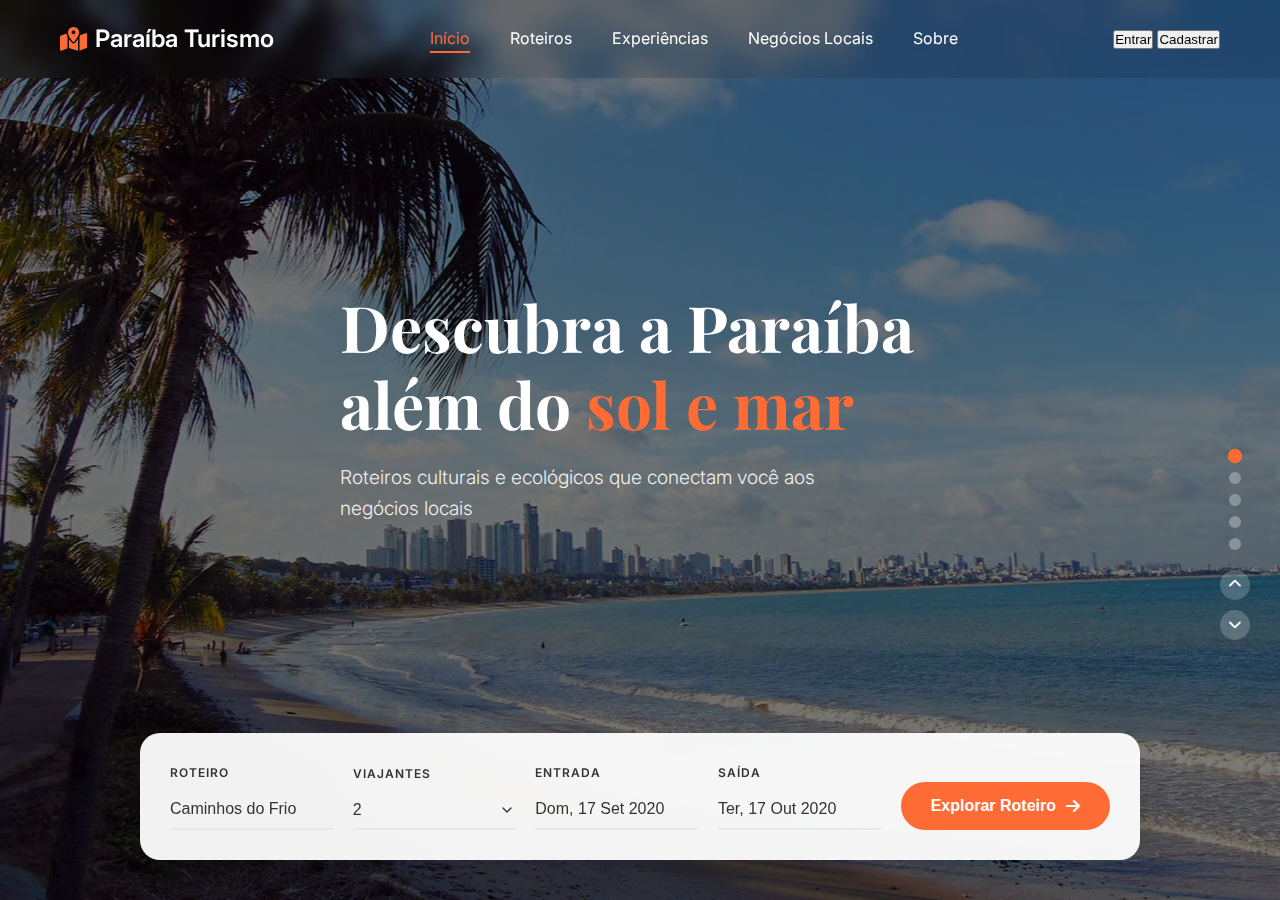
<file: index.html>
<!DOCTYPE html>
<html lang="pt-BR">
<head>
    <meta charset="UTF-8">
    <meta name="viewport" content="width=device-width, initial-scale=1.0">
    <title>Paraíba Turismo - Plataforma Inteligente de Roteiros Culturais e Ecológicos</title>
    <link rel="stylesheet" href="css/style.css">
    <link href="https://fonts.googleapis.com/css2?family=Playfair+Display:wght@400;600;700&family=Inter:wght@300;400;500;600&display=swap" rel="stylesheet">
    <link rel="stylesheet" href="https://cdnjs.cloudflare.com/ajax/libs/font-awesome/6.0.0/css/all.min.css">
</head>
<body>
    <!-- Header -->
    <header class="header">
        <div class="container">
            <div class="logo">
                <i class="fas fa-map-marked-alt"></i>
                <span>Paraíba Turismo</span>
            </div>
            <nav class="nav">
                <ul>
                    <li><a href="#" class="active">Início</a></li>
                    <li><a href="#">Roteiros</a></li>
                    <li><a href="#">Experiências</a></li>
                    <li><a href="#">Negócios Locais</a></li>
                    <li><a href="#">Sobre</a></li>
                </ul>
            </nav>
            <div class="auth-buttons">
                <button class="btn-login">Entrar</button>
                <button class="btn-signup">Cadastrar</button>
            </div>
        </div>
    </header>

    <!-- Hero Section -->
    <main class="hero">
        <div class="hero-background">
            <div class="hero-overlay"></div>
        </div>
        
        <div class="hero-content">
            <div class="container">
                <h1 class="hero-title">
                    Descubra a Paraíba além do <span class="highlight">sol e mar</span>
                </h1>
                <p class="hero-subtitle">
                    Roteiros culturais e ecológicos que conectam você aos negócios locais
                </p>
            </div>
        </div>

        <!-- Booking Form -->
        <div class="booking-section">
            <div class="container">
                <form class="booking-form">
                    <div class="form-group">
                        <label for="destination">ROTEIRO</label>
                        <input type="text" id="destination" value="Caminhos do Frio" readonly>
                    </div>
                    <div class="form-group">
                        <label for="person">VIAJANTES</label>
                        <select id="person">
                            <option value="1">1</option>
                            <option value="2" selected>2</option>
                            <option value="3">3</option>
                            <option value="4">4</option>
                            <option value="5+">5+</option>
                        </select>
                    </div>
                    <div class="form-group">
                        <label for="checkin">ENTRADA</label>
                        <input type="text" id="checkin" value="Dom, 17 Set 2020" readonly>
                    </div>
                    <div class="form-group">
                        <label for="checkout">SAÍDA</label>
                        <input type="text" id="checkout" value="Ter, 17 Out 2020" readonly>
                    </div>
                    <button type="submit" class="btn-book">
                        Explorar Roteiro
                        <i class="fas fa-arrow-right"></i>
                    </button>
                </form>
            </div>
        </div>

        <!-- Navigation Dots -->
        <div class="nav-dots">
            <div class="dots">
                <span class="dot active"></span>
                <span class="dot"></span>
                <span class="dot"></span>
                <span class="dot"></span>
                <span class="dot"></span>
            </div>
            <div class="nav-arrows">
                <button class="nav-arrow up">
                    <i class="fas fa-chevron-up"></i>
                </button>
                <button class="nav-arrow down">
                    <i class="fas fa-chevron-down"></i>
                </button>
            </div>
        </div>
    </main>

    <script src="js/script.js"></script>
</body>
</html>
</file>
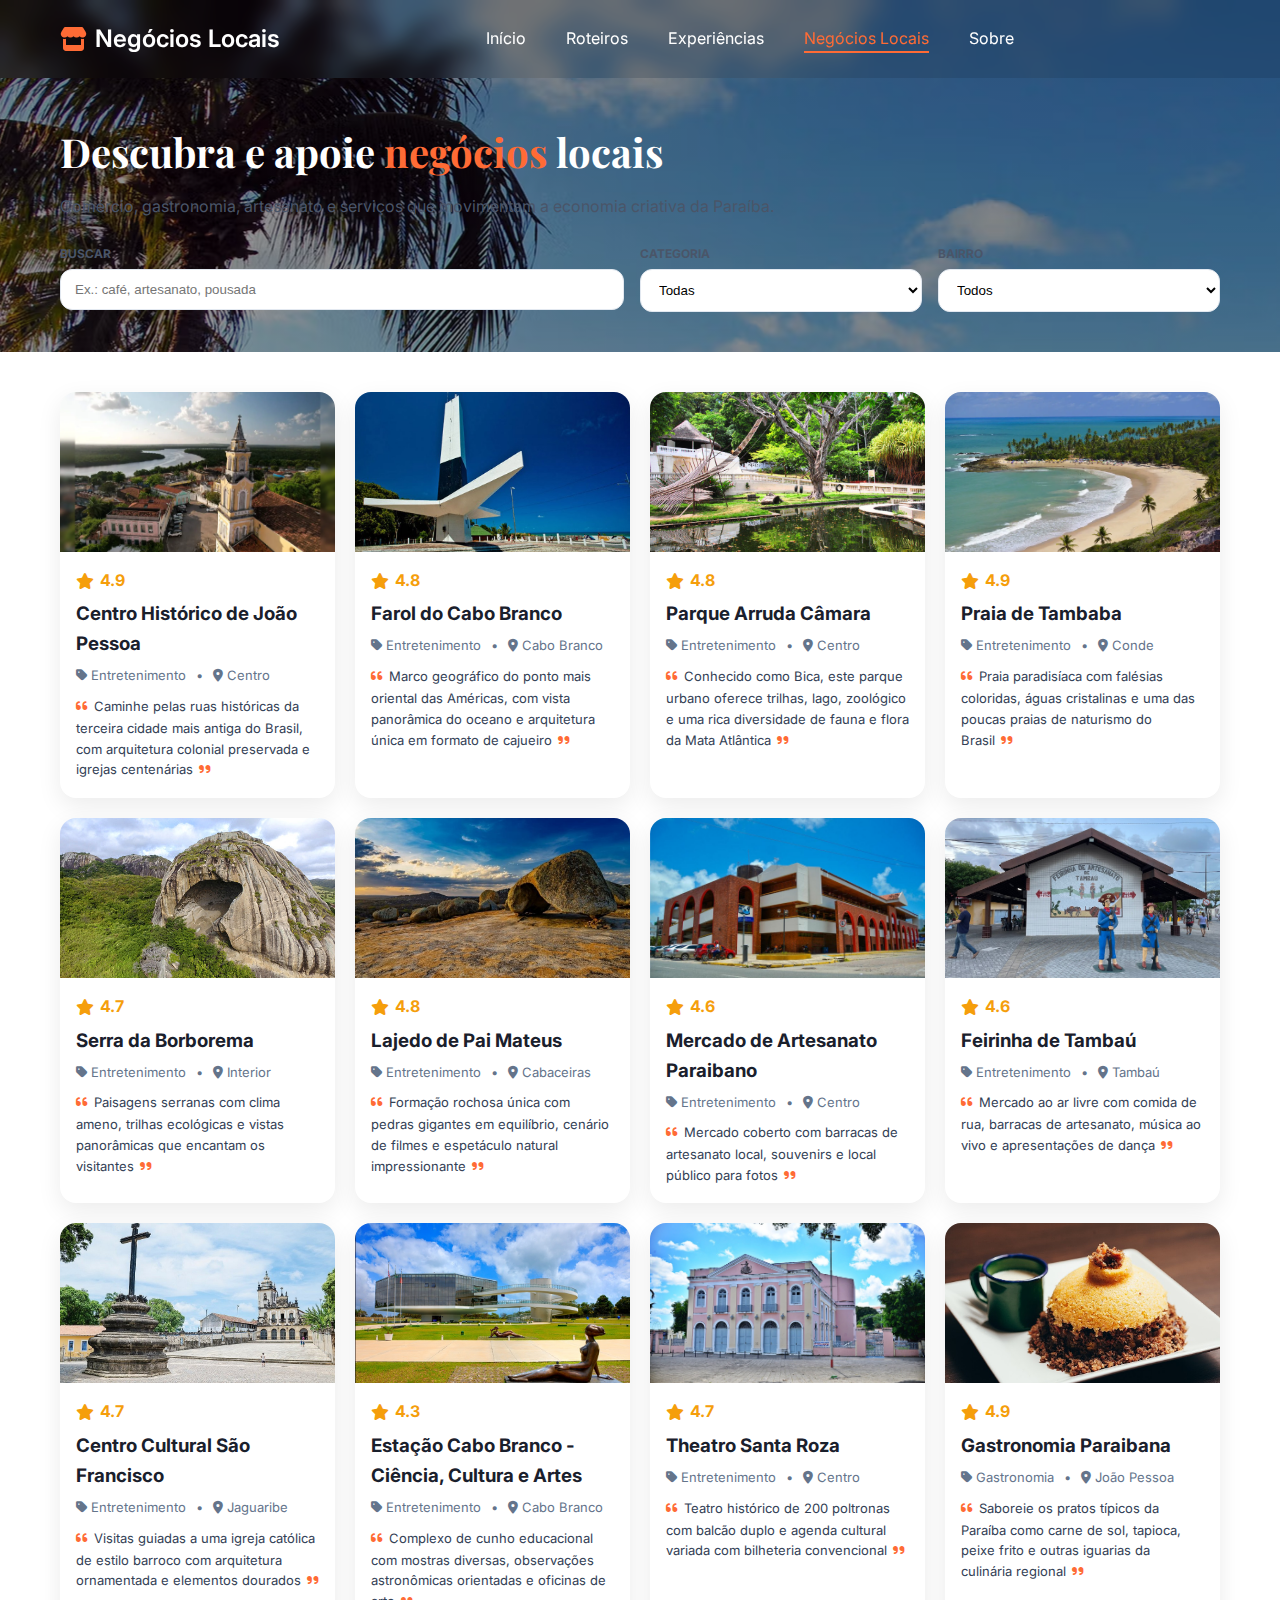
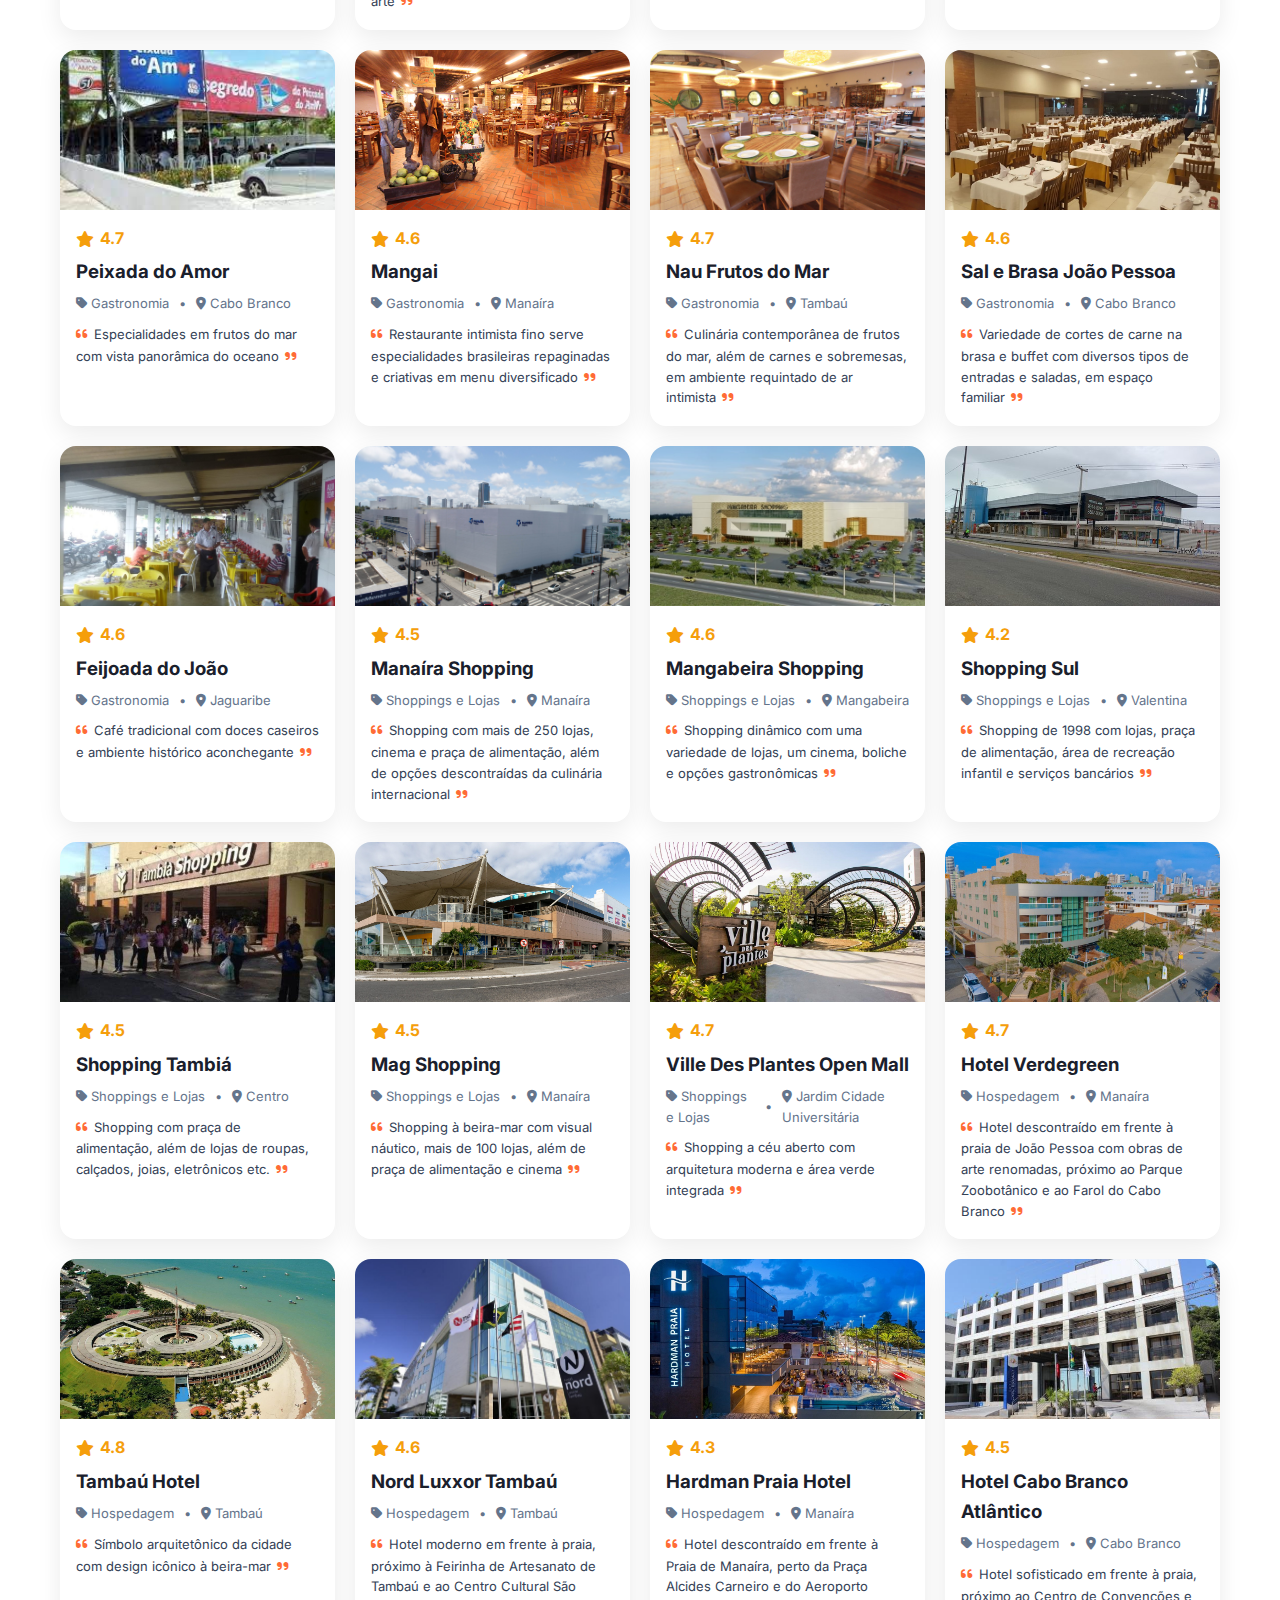
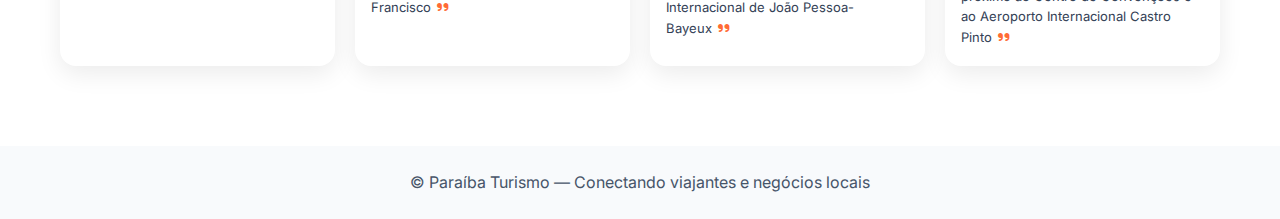
<file: pages/locais/locais.html>
<!DOCTYPE html>
<html lang="pt-BR">
<head>
    <meta charset="UTF-8">
    <meta name="viewport" content="width=device-width, initial-scale=1.0">
    <title>Negócios Locais - Paraíba Turismo</title>
    <link rel="stylesheet" href="../../shared/css/common.css">
    <link rel="stylesheet" href="locais.css?v=2">
    <link href="https://fonts.googleapis.com/css2?family=Playfair+Display:wght@400;500;600;700&family=Inter:wght@300;400;500;600&display=swap" rel="stylesheet">
    <link rel="stylesheet" href="https://cdnjs.cloudflare.com/ajax/libs/font-awesome/6.0.0/css/all.min.css">
</head>
<body>
    <header class="header">
        <div class="container">
            <div class="logo">
                <i class="fas fa-store"></i>
                <span>Negócios Locais</span>
            </div>
            <button class="mobile-menu-toggle" aria-label="Menu">
                <span></span>
                <span></span>
                <span></span>
            </button> 
            <nav class="nav">
                <ul>
                    <li><a href="../inicio/index.html">Início</a></li>
                    <li><a href="../roteiros/roteiros.html">Roteiros</a></li>
                    <li><a href="../experiencias/experiencias.html">Experiências</a></li>
                    <li><a href="#" class="active">Negócios Locais</a></li>
                    <li><a href="../sobre/sobre.html">Sobre</a></li>
                </ul>
            </nav>
        </div>
    </header>

    <main class="locais-hero">
        <div class="container">
            <h1 class="page-title">Descubra e apoie <span class="highlight">negócios</span> locais</h1>
            <p class="page-subtitle">Comércio, gastronomia, artesanato e serviços que movimentam a economia criativa da Paraíba.</p>
            <div class="filters">
                <div class="filter-group">
                    <label for="search">Buscar</label>
                    <input id="search" type="text" placeholder="Ex.: café, artesanato, pousada" />
                </div>
                <div class="filter-group">
                    <label for="categoria">Categoria</label>
                    <select id="categoria">
                        <option value="todas" selected>Todas</option>
                        <option value="Entretenimento">Entretenimento</option>
                        <option value="Gastronomia">Gastronomia</option>
                        <option value="Shoppings e Lojas">Shoppings e Lojas</option>
                        <option value="Hospedagem">Hospedagem</option>
                    </select>
                </div>
                <div class="filter-group">
                    <label for="bairro">Bairro</label>
                    <select id="bairro">
                        <option value="todos" selected>Todos</option>
                        <option value="Centro">Centro</option>
                        <option value="Tambaú">Tambaú</option>
                        <option value="Jaguaribe">Jaguaribe</option>
                        <option value="Cabo Branco">Cabo Branco</option>
                        <option value="Manaíra">Manaíra</option>
                        <option value="Mangabeira">Mangabeira</option>
                        <option value="Valentina">Valentina</option>
                        <option value="Jardim Cidade Universitária">Jardim Cidade Universitária</option>
                    </select>
                </div>
            </div>
        </div>
    </main>

    <section class="locais-grid-section">
        <div class="container">
            <div id="locais-grid" class="locais-grid"></div>
        </div>
    </section>

    <footer class="footer">
        <div class="container">
            <p>© Paraíba Turismo — Conectando viajantes e negócios locais</p>
        </div>
    </footer>

    <script src="../../shared/js/common.js"></script>
    <script src="locais.js?v=2"></script>
    <script>
        document.addEventListener('DOMContentLoaded', function(){
            if (window.LocaisPage && typeof window.LocaisPage.initialize === 'function') {
                window.LocaisPage.initialize();
            }
        });
    </script>
</body>
</html>
</file>
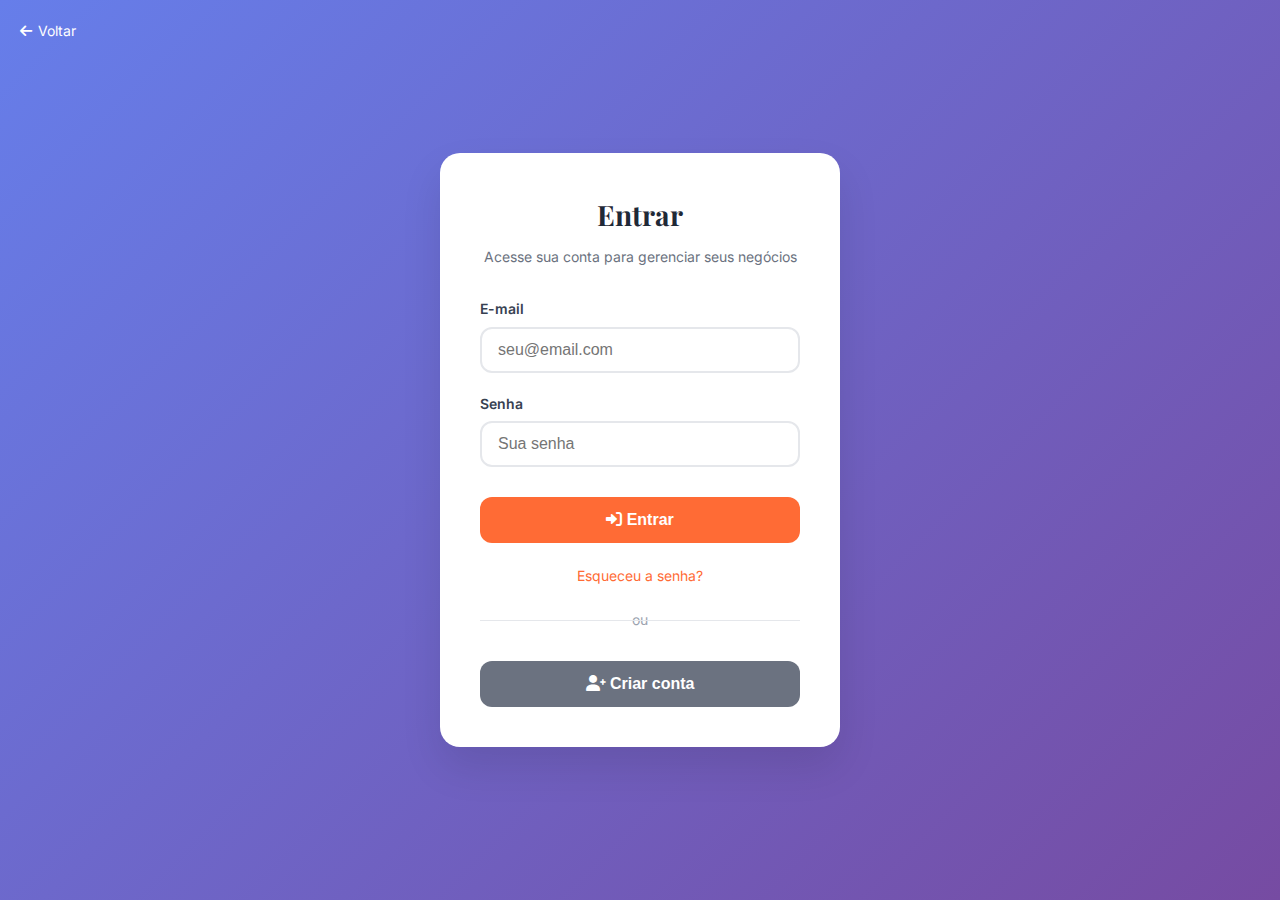
<file: pages/locais/login.html>
<!DOCTYPE html>
<html lang="pt-BR">
<head>
    <meta charset="UTF-8">
    <meta name="viewport" content="width=device-width, initial-scale=1.0">
    <title>Entrar - Negócios Locais</title>
    <link rel="stylesheet" href="../../shared/css/common.css">
    <link rel="stylesheet" href="locais.css">
    <link rel="stylesheet" href="https://cdnjs.cloudflare.com/ajax/libs/font-awesome/6.0.0/css/all.min.css">
    <link href="https://fonts.googleapis.com/css2?family=Playfair+Display:wght@400;500;600;700&family=Inter:wght@300;400;500;600&display=swap" rel="stylesheet">
    <style>
        .login-container {
            min-height: 100vh;
            display: flex;
            align-items: center;
            justify-content: center;
            background: linear-gradient(135deg, #667eea 0%, #764ba2 100%);
            padding: 20px;
        }
        .login-card {
            background: white;
            border-radius: 20px;
            padding: 40px;
            box-shadow: 0 20px 40px rgba(0,0,0,0.1);
            width: 100%;
            max-width: 400px;
        }
        .login-header {
            text-align: center;
            margin-bottom: 30px;
        }
        .login-title {
            font-family: 'Playfair Display', serif;
            font-size: 28px;
            color: #1f2937;
            margin: 0 0 8px 0;
        }
        .login-subtitle {
            color: #6b7280;
            font-size: 14px;
        }
        .form-group {
            margin-bottom: 20px;
        }
        .form-group label {
            display: block;
            font-weight: 600;
            color: #374151;
            margin-bottom: 6px;
            font-size: 14px;
        }
        .form-group input {
            width: 100%;
            padding: 12px 16px;
            border: 2px solid #e5e7eb;
            border-radius: 12px;
            font-size: 16px;
            transition: border-color 0.2s;
            box-sizing: border-box;
        }
        .form-group input:focus {
            outline: none;
            border-color: #ff6b35;
        }
        .form-actions {
            margin-top: 30px;
        }
        .btn-login {
            width: 100%;
            background: #ff6b35;
            color: white;
            border: none;
            padding: 14px;
            border-radius: 12px;
            font-size: 16px;
            font-weight: 600;
            cursor: pointer;
            transition: background 0.2s;
        }
        .btn-login:hover {
            background: #e55a2b;
        }
        .btn-login:disabled {
            background: #9ca3af;
            cursor: not-allowed;
        }
        .form-links {
            text-align: center;
            margin-top: 20px;
        }
        .form-links a {
            color: #ff6b35;
            text-decoration: none;
            font-size: 14px;
            margin: 0 10px;
        }
        .form-links a:hover {
            text-decoration: underline;
        }
        .form-divider {
            text-align: center;
            margin: 20px 0;
            color: #9ca3af;
            font-size: 14px;
            position: relative;
        }
        .form-divider::before {
            content: '';
            position: absolute;
            top: 50%;
            left: 0;
            right: 0;
            height: 1px;
            background: #e5e7eb;
        }
        .form-divider span {
            background: white;
            padding: 0 15px;
        }
        .error-message {
            background: #fef2f2;
            color: #dc2626;
            padding: 12px;
            border-radius: 8px;
            margin-bottom: 20px;
            font-size: 14px;
            display: none;
        }
        .success-message {
            background: #f0fdf4;
            color: #16a34a;
            padding: 12px;
            border-radius: 8px;
            margin-bottom: 20px;
            font-size: 14px;
            display: none;
        }
        .back-link {
            position: absolute;
            top: 20px;
            left: 20px;
            color: white;
            text-decoration: none;
            font-size: 14px;
            display: flex;
            align-items: center;
            gap: 6px;
        }
        .back-link:hover {
            text-decoration: underline;
        }
        @media (max-width: 480px) {
            .login-card {
                padding: 30px 20px;
            }
        }
    </style>
</head>
<body>
    <a href="./locais.html" class="back-link">
        <i class="fas fa-arrow-left"></i> Voltar
    </a>
    
    <div class="login-container">
        <div class="login-card">
            <div class="login-header">
                <h1 class="login-title">Entrar</h1>
                <p class="login-subtitle">Acesse sua conta para gerenciar seus negócios</p>
            </div>
            
            <div id="errorMessage" class="error-message"></div>
            <div id="successMessage" class="success-message"></div>
            
            <form id="loginForm">
                <div class="form-group">
                    <label for="email">E-mail</label>
                    <input type="email" id="email" name="email" required placeholder="seu@email.com">
                </div>
                
                <div class="form-group">
                    <label for="password">Senha</label>
                    <input type="password" id="password" name="password" required placeholder="Sua senha">
                </div>
                
                <div class="form-actions">
                    <button type="submit" class="btn-login" id="loginBtn">
                        <i class="fas fa-sign-in-alt"></i> Entrar
                    </button>
                </div>
            </form>
            
            <div class="form-links">
                <a href="#" id="forgotPasswordLink">Esqueceu a senha?</a>
            </div>
            
            <div class="form-divider">
                <span>ou</span>
            </div>
            
            <div class="form-actions">
                <button type="button" class="btn-login" id="signupBtn" style="background: #6b7280;">
                    <i class="fas fa-user-plus"></i> Criar conta
                </button>
            </div>
        </div>
    </div>

    <script>
        (function() {
            const USERS_KEY = 'turismojp.users.v1';
            const SESSION_KEY = 'turismojp.session.v1';
            
            const loginForm = document.getElementById('loginForm');
            const signupBtn = document.getElementById('signupBtn');
            const forgotPasswordLink = document.getElementById('forgotPasswordLink');
            const errorMessage = document.getElementById('errorMessage');
            const successMessage = document.getElementById('successMessage');
            const loginBtn = document.getElementById('loginBtn');
            
            // Verificar se já está logado
            if (getCurrentUser()) {
                window.location.href = './locais.html';
                return;
            }
            
            loginForm.addEventListener('submit', handleLogin);
            signupBtn.addEventListener('click', showSignupForm);
            forgotPasswordLink.addEventListener('click', showForgotPasswordForm);
            
            function handleLogin(e) {
                e.preventDefault();
                hideMessages();
                
                const email = document.getElementById('email').value.trim();
                const password = document.getElementById('password').value;
                
                if (!email || !password) {
                    showError('Por favor, preencha todos os campos.');
                    return;
                }
                
                loginBtn.disabled = true;
                loginBtn.innerHTML = '<i class="fas fa-spinner fa-spin"></i> Entrando...';
                
                // Simular delay de login
                setTimeout(() => {
                    const users = getUsers();
                    const user = users.find(u => u.email.toLowerCase() === email.toLowerCase());
                    
                    if (!user) {
                        showError('E-mail não encontrado. <a href="#" id="createAccountLink">Criar conta</a>');
                        loginBtn.disabled = false;
                        loginBtn.innerHTML = '<i class="fas fa-sign-in-alt"></i> Entrar';
                        return;
                    }
                    
                    if (user.password !== password) {
                        showError('Senha incorreta.');
                        loginBtn.disabled = false;
                        loginBtn.innerHTML = '<i class="fas fa-sign-in-alt"></i> Entrar';
                        return;
                    }
                    
                    // Login bem-sucedido
                    localStorage.setItem(SESSION_KEY, JSON.stringify({ userId: user.id }));
                    showSuccess('Login realizado com sucesso! Redirecionando...');
                    
                    setTimeout(() => {
                        window.location.href = './locais.html';
                    }, 1500);
                }, 1000);
            }
            
            function showSignupForm() {
                const card = document.querySelector('.login-card');
                card.innerHTML = `
                    <div class="login-header">
                        <h1 class="login-title">Criar Conta</h1>
                        <p class="login-subtitle">Cadastre-se para começar a vender</p>
                    </div>
                    
                    <div id="errorMessage" class="error-message"></div>
                    <div id="successMessage" class="success-message"></div>
                    
                    <form id="signupForm">
                        <div class="form-group">
                            <label for="signupName">Nome completo</label>
                            <input type="text" id="signupName" name="name" required placeholder="Seu nome completo">
                        </div>
                        
                        <div class="form-group">
                            <label for="signupEmail">E-mail</label>
                            <input type="email" id="signupEmail" name="email" required placeholder="seu@email.com">
                        </div>
                        
                        <div class="form-group">
                            <label for="signupPassword">Senha</label>
                            <input type="password" id="signupPassword" name="password" required placeholder="Mínimo 6 caracteres">
                        </div>
                        
                        <div class="form-group">
                            <label for="confirmPassword">Confirmar senha</label>
                            <input type="password" id="confirmPassword" name="confirmPassword" required placeholder="Digite a senha novamente">
                        </div>
                        
                        <div class="form-actions">
                            <button type="submit" class="btn-login" id="signupSubmitBtn">
                                <i class="fas fa-user-plus"></i> Criar conta
                            </button>
                        </div>
                    </form>
                    
                    <div class="form-links">
                        <a href="#" id="backToLoginLink">Já tem uma conta? Entrar</a>
                    </div>
                `;
                
                document.getElementById('signupForm').addEventListener('submit', handleSignup);
                document.getElementById('backToLoginLink').addEventListener('click', (e) => {
                    e.preventDefault();
                    location.reload();
                });
            }
            
            function handleSignup(e) {
                e.preventDefault();
                hideMessages();
                
                const name = document.getElementById('signupName').value.trim();
                const email = document.getElementById('signupEmail').value.trim();
                const password = document.getElementById('signupPassword').value;
                const confirmPassword = document.getElementById('confirmPassword').value;
                
                if (!name || !email || !password || !confirmPassword) {
                    showError('Por favor, preencha todos os campos.');
                    return;
                }
                
                if (password.length < 6) {
                    showError('A senha deve ter pelo menos 6 caracteres.');
                    return;
                }
                
                if (password !== confirmPassword) {
                    showError('As senhas não coincidem.');
                    return;
                }
                
                const users = getUsers();
                if (users.find(u => u.email.toLowerCase() === email.toLowerCase())) {
                    showError('Este e-mail já está cadastrado.');
                    return;
                }
                
                const newUser = {
                    id: generateId(),
                    name: name,
                    email: email,
                    password: password,
                    createdAt: new Date().toISOString()
                };
                
                users.push(newUser);
                localStorage.setItem(USERS_KEY, JSON.stringify(users));
                
                showSuccess('Conta criada com sucesso! Fazendo login...');
                
                setTimeout(() => {
                    localStorage.setItem(SESSION_KEY, JSON.stringify({ userId: newUser.id }));
                    window.location.href = './locais.html';
                }, 1500);
            }
            
            function showForgotPasswordForm() {
                const card = document.querySelector('.login-card');
                card.innerHTML = `
                    <div class="login-header">
                        <h1 class="login-title">Recuperar Senha</h1>
                        <p class="login-subtitle">Digite seu e-mail para receber instruções</p>
                    </div>
                    
                    <div id="errorMessage" class="error-message"></div>
                    <div id="successMessage" class="success-message"></div>
                    
                    <form id="forgotPasswordForm">
                        <div class="form-group">
                            <label for="forgotEmail">E-mail</label>
                            <input type="email" id="forgotEmail" name="email" required placeholder="seu@email.com">
                        </div>
                        
                        <div class="form-actions">
                            <button type="submit" class="btn-login" id="forgotSubmitBtn">
                                <i class="fas fa-paper-plane"></i> Enviar instruções
                            </button>
                        </div>
                    </form>
                    
                    <div class="form-links">
                        <a href="#" id="backToLoginFromForgot">Voltar ao login</a>
                    </div>
                `;
                
                document.getElementById('forgotPasswordForm').addEventListener('submit', handleForgotPassword);
                document.getElementById('backToLoginFromForgot').addEventListener('click', (e) => {
                    e.preventDefault();
                    location.reload();
                });
            }
            
            function handleForgotPassword(e) {
                e.preventDefault();
                hideMessages();
                
                const email = document.getElementById('forgotEmail').value.trim();
                
                if (!email) {
                    showError('Por favor, digite seu e-mail.');
                    return;
                }
                
                const users = getUsers();
                const user = users.find(u => u.email.toLowerCase() === email.toLowerCase());
                
                if (!user) {
                    showError('E-mail não encontrado.');
                    return;
                }
                
                showSuccess('Instruções de recuperação enviadas para seu e-mail! (Simulação)');
            }
            
            function showError(message) {
                errorMessage.innerHTML = message;
                errorMessage.style.display = 'block';
                successMessage.style.display = 'none';
            }
            
            function showSuccess(message) {
                successMessage.innerHTML = message;
                successMessage.style.display = 'block';
                errorMessage.style.display = 'none';
            }
            
            function hideMessages() {
                errorMessage.style.display = 'none';
                successMessage.style.display = 'none';
            }
            
            function getUsers() {
                try {
                    const raw = localStorage.getItem(USERS_KEY);
                    return raw ? JSON.parse(raw) : [];
                } catch(e) {
                    return [];
                }
            }
            
            function getCurrentUser() {
                try {
                    const sess = JSON.parse(localStorage.getItem(SESSION_KEY) || 'null');
                    if (!sess) return null;
                    return getUsers().find(u => u.id === sess.userId) || null;
                } catch(e) {
                    return null;
                }
            }
            
            function generateId() {
                return Math.random().toString(36).slice(2) + Date.now().toString(36);
            }
        })();
    </script>
</body>
</html>
</file>
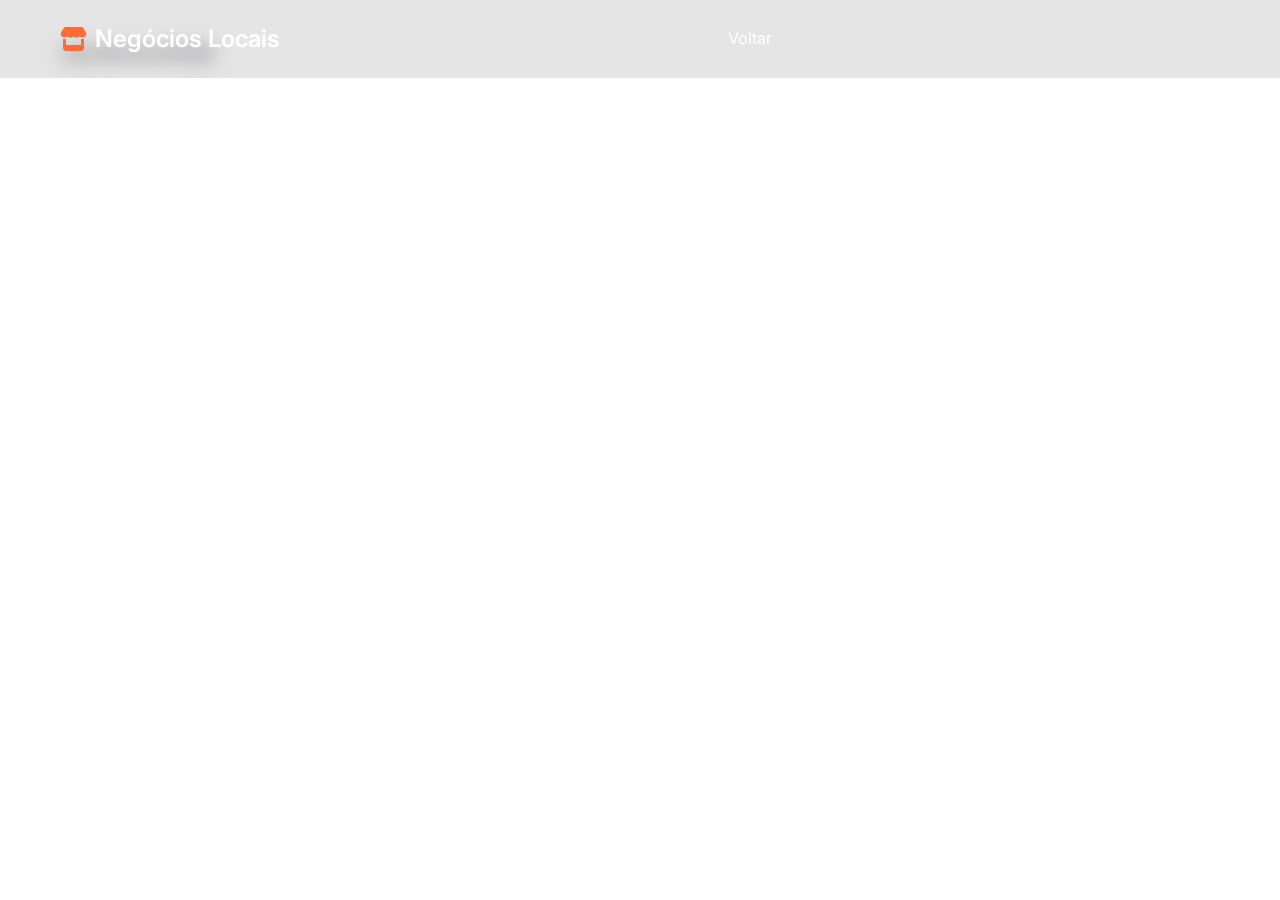
<file: pages/locais/loja.html>
<!DOCTYPE html>
<html lang="pt-BR">
<head>
    <meta charset="UTF-8">
    <meta name="viewport" content="width=device-width, initial-scale=1.0">
    <title>Loja - Negócios Locais</title>
    <link rel="stylesheet" href="../../shared/css/common.css">
    <link rel="stylesheet" href="locais.css">
    <link rel="stylesheet" href="https://cdnjs.cloudflare.com/ajax/libs/font-awesome/6.0.0/css/all.min.css">
    <link href="https://fonts.googleapis.com/css2?family=Playfair+Display:wght@400;500;600;700&family=Inter:wght@300;400;500;600&display=swap" rel="stylesheet">
    <style>
        .local-card{max-width:840px;margin:24px auto}
        /* Hero full-bleed (igual ao locais/) */
        #loja-hero.container{max-width:none;padding:0}
        .loja-hero{width:100vw;margin-left:calc(50% - 50vw);margin-right:calc(50% - 50vw);height:360px;background-size:cover;background-position:center;position:relative;overflow:hidden}
        .loja-hero::after{content:"";position:absolute;inset:0;background:linear-gradient(180deg,rgba(0,0,0,.35),rgba(0,0,0,.55));}
        .hero-content{position:absolute;left:50%;bottom:20px;transform:translateX(-50%);display:flex;flex-direction:column;align-items:center;gap:8px;color:#fff;text-align:center;padding:0 16px;z-index:1}
        .hero-title{font-family:'Playfair Display',serif;font-size:34px;font-weight:600;letter-spacing:.2px}
        .hero-sub{opacity:.95;font-size:14px}
        @media (max-width: 768px){ .loja-hero{height:240px} .hero-title{font-size:22px} }
        /* Botão adicionar estilo Figma */
        .add-card{display:flex;align-items:center;justify-content:center;border:2px dashed #fde1d6;background:#fffaf7;min-height:180px;border-radius:16px;cursor:pointer;box-shadow:0 2px 8px rgba(2,6,23,.04)}
        .add-card .plus{width:52px;height:52px;border-radius:50%;background:#ff6b35;color:#fff;display:flex;align-items:center;justify-content:center;font-size:26px;font-weight:800}
        /* Catálogo: cards quadrados, maiores e consistentes (estilo Figma) */
        #catalogo-container .local-card{border:1px solid #e2e8f0;border-radius:16px;overflow:hidden;background:#fff;box-shadow:0 8px 20px rgba(2,6,23,.06);transition:transform .2s ease, box-shadow .2s ease;display:flex;flex-direction:column;width:260px}
        #catalogo-container .local-card:hover{transform:translateY(-3px);box-shadow:0 14px 30px rgba(2,6,23,.12)}
        #catalogo-container .local-cover{width:100%;aspect-ratio:1/1;background:#f1f5f9}
        #catalogo-container .local-cover img{width:100%;height:100%;object-fit:cover;display:block}
        #catalogo-container .local-content{padding:12px 14px;display:flex;flex-direction:column;gap:6px;height:160px;overflow:hidden}
        #catalogo-container .local-title{font-size:16px}
        #catalogo-container .local-meta{display:none}
        #catalogo-container .price{color:#ff6b35;font-weight:700;font-size:18px;margin-top:4px}
        #catalogo-container .local-tags .tag{font-size:13px;color:#1f2937;display:-webkit-box;-webkit-line-clamp:2;line-clamp:2;-webkit-box-orient:vertical;overflow:hidden}
        @media (max-width:640px){
            #catalogo-container .local-content{height:140px}
        }
        /* Grade do catálogo com colunas de largura fixa para uniformizar todos os cards */
        .catalog-grid{display:grid;grid-template-columns:repeat(auto-fill, minmax(260px,260px));gap:20px;justify-content:flex-start}
        .catalog-item{display:flex;flex-direction:column;gap:8px;width:260px}
        .card-actions{display:flex;gap:8px;padding:0 4px}
        /* Painel responsivo */
        #panel{max-width:920px;width:calc(100% - 32px)}
        /* Produto detail */
        .produto-detail{display:grid;grid-template-columns:1.2fr 1fr;gap:24px;margin-top:24px}
        .produto-img{width:100%;border-radius:16px;overflow:hidden;box-shadow:0 8px 24px rgba(0,0,0,.08)}
        .produto-img img{width:100%;height:100%;object-fit:cover}
        .produto-title{font-size:28px;margin:0 0 8px 0}
        .produto-price{color:#ff6b35;font-weight:800;font-size:24px;margin-bottom:12px}
        .produto-box{background:#fff;border:1px solid #e2e8f0;border-radius:16px;padding:16px}
        .produto-actions{margin-top:16px}
        .btn-order{display:inline-flex;align-items:center;gap:8px;background:#ff6b35;color:#fff;border:0;padding:14px 18px;border-radius:12px;font-weight:800;cursor:pointer}
        .produto-back{display:inline-flex;align-items:center;gap:6px;color:#334155;margin:8px 0}
        @media(max-width:900px){.produto-detail{grid-template-columns:1fr}}
        /* Pedido */
        .pedido-card{max-width:500px;margin:24px auto;background:#fff;border-radius:16px;padding:24px;box-shadow:0 8px 24px rgba(0,0,0,.1)}
        .pedido-title{font-size:24px;margin:0 0 16px 0;color:#1f2937}
        .pedido-info{background:#f1f5f9;padding:12px;border-radius:8px;margin-bottom:16px}
        .pedido-section{margin-bottom:20px}
        .pedido-section h3{color:#374151;margin:0 0 8px 0;font-size:16px}
        .pedido-contact{color:#4b5563;margin-bottom:8px}
        .btn-pedido{display:inline-block;padding:12px 20px;border-radius:8px;text-decoration:none;font-weight:600;margin-right:8px;margin-bottom:8px;cursor:pointer}
        .btn-pedido-primary{background:#ff6b35;color:white;border:0}
        .btn-pedido-secondary{background:#e5e7eb;color:#374151;border:0}
        .btn-pedido:hover{opacity:0.9}
    </style>
    </head>
<body>
    <header class="header">
        <div class="container">
            <div class="logo"><i class="fas fa-store"></i><span>Negócios Locais</span></div>
            <nav class="nav"><ul><li><a href="./locais.html">Voltar</a></li></ul></nav>
        </div>
    </header>

    <main class="locais-grid-section">
        <div class="container" id="loja-hero"></div>
        <div class="container" id="loja-container"></div>
        <div class="container" id="catalogo-container"></div>
        <div class="container" id="produto-container" style="display:none"></div>
        <div class="container" id="pedido-container" style="display:none"></div>
        <div id="panel" class="cadastro-form" style="display:none; position:fixed; left:50%; transform:translateX(-50%); bottom:24px; z-index:50; box-shadow:0 12px 40px rgba(0,0,0,.2)"></div>
    </main>

    <script>
        (function(){
            const STORAGE_KEY = 'turismojp.locais.v2';
            const USERS_KEY = 'turismojp.users.v1';
            const SESSION_KEY = 'turismojp.session.v1';
            const CATALOG_KEY_PREFIX = 'turismojp.catalog.'; // + ownerId
            const params = new URLSearchParams(location.search);
            const id = params.get('id');
            const hero = document.getElementById('loja-hero');
            const container = document.getElementById('loja-container');
            const catalogo = document.getElementById('catalogo-container');
            const items = JSON.parse(localStorage.getItem(STORAGE_KEY) || '[]') || [];
            const users = JSON.parse(localStorage.getItem(USERS_KEY) || '[]') || [];
            const item = items.find(i => i.id === id);
            if(!item){ container.innerHTML = '<p>Loja não encontrada.</p>'; return; }
            const user = users.find(u => u.id === item.ownerId);

            // Hero com overlay e título
            hero.innerHTML = `
                <div class="loja-hero" style="background-image:url('${item.imagem}')">
                    <div class="hero-content">
                        <div class="hero-title">${item.nome}</div>
                        <div class="hero-sub">${(item.descricao||'').slice(0,90)}</div>
                    </div>
                </div>`;

            container.innerHTML = `
                <article class="local-card">
                    <div class="local-content">
                        <h2 class="local-title" style="display:flex; align-items:center; gap:8px">${item.nome}</h2>
                        <div class="local-meta"><span><i class=\"fas fa-tag\"></i> ${item.tipo}</span><span>•</span><span><i class=\"fas fa-location-dot\"></i> ${item.bairro}</span></div>
                        <p style="margin-top:10px;color:#334155;">${item.descricao}</p>
                        <hr style="margin:16px 0; border:none; border-top:1px solid #e2e8f0;"/>
                        <h3>Sobre o vendedor</h3>
                        <p><strong>Nome:</strong> ${user?user.name:'-'}</p>
                        <p><strong>Contato:</strong> ${item.contato ? item.contato : (user?user.email:'-')}</p>
                    </div>
                </article>`;

            // Catálogo (produtos/serviços) do dono
            const currentUser = getCurrentUser();
            const isOwner = currentUser && currentUser.id === item.ownerId;
            const catalogKey = CATALOG_KEY_PREFIX + item.ownerId;
            const list = JSON.parse(localStorage.getItem(catalogKey) || '[]');
            renderCatalog(list);
            if(isOwner){
                // Lápis ao lado do título
                const titleEl = container.querySelector('.local-title');
                const editBtn = document.createElement('button');
                editBtn.id = 'btnEditLoja';
                editBtn.className = 'btn-secondary';
                editBtn.title = 'Editar loja';
                editBtn.innerHTML = '<i class="fas fa-pen"></i>';
                editBtn.style.marginLeft = '8px';
                titleEl.appendChild(editBtn);
                editBtn.addEventListener('click', () => openLojaPanel());
                // Botão excluir loja
                const delBtn = document.createElement('button');
                delBtn.id = 'btnDeleteLoja';
                delBtn.className = 'btn-secondary';
                delBtn.title = 'Excluir loja';
                delBtn.style.marginLeft = '8px';
                delBtn.textContent = 'Excluir loja';
                titleEl.parentElement.appendChild(delBtn);
                delBtn.addEventListener('click', () => deleteLoja());
            }

            function renderCatalog(entries){
                let listToRender = entries || [];
                const gridStart = `<section class="catalog-grid" style="margin-top:12px;">`;
                const gridEnd = `</section>`;
                let html = gridStart;
                if(isOwner){
                    html += `
                        <div class="catalog-item">
                            <article class="local-card add-card" id="addCard">
                                <div class="plus">+</div>
                            </article>
                        </div>`;
                }
                html += listToRender.map(e => `
                    <div class="catalog-item">
                        <article class="local-card" data-open-prod="${e.id}">
                            <div class="local-cover"><img src="${e.imagem}" alt="${e.nome}"></div>
                            <div class="local-content">
                                <h4 class="local-title">${e.nome}</h4>
                                ${(e.preco||0)>0?`<div class=\"price\">R$ ${e.preco.toFixed(2)}</div>`:''}
                                <div class="local-tags"><span class="tag">${e.descricao||''}</span></div>
                            </div>
                        </article>
                        ${isOwner ? `<div class="card-actions">
                            <button class="btn-secondary" data-cat-edit="${e.id}">Editar</button>
                            <button class="btn-secondary" data-cat-del="${e.id}">Excluir</button>
                        </div>` : ''}
                    </div>
                `).join('');
                html += gridEnd;
                catalogo.innerHTML = html;

                if(isOwner){
                    const add = document.getElementById('addCard');
                    add && add.addEventListener('click', () => openCatalogPanel());
                    catalogo.querySelectorAll('[data-cat-del]')?.forEach(btn => {
                        btn.addEventListener('click', () => {
                            const cur = JSON.parse(localStorage.getItem(catalogKey) || '[]');
                            const after = cur.filter(x => x.id !== btn.getAttribute('data-cat-del'));
                            localStorage.setItem(catalogKey, JSON.stringify(after));
                            renderCatalog(after);
                        });
                    });
                    catalogo.querySelectorAll('[data-cat-edit]')?.forEach(btn => {
                        btn.addEventListener('click', () => openCatalogPanel(btn.getAttribute('data-cat-edit')));
                    });
                }
                // abrir detalhe
                catalogo.querySelectorAll('[data-open-prod]')?.forEach(card => {
                    card.addEventListener('click', () => openProdutoDetail(card.getAttribute('data-open-prod')));
                });
            }

            function getCurrentUser(){
                try{
                    const sess = JSON.parse(localStorage.getItem(SESSION_KEY) || 'null');
                    const users = JSON.parse(localStorage.getItem(USERS_KEY) || '[]');
                    if(!sess) return null;
                    return users.find(u => u.id === sess.userId) || null;
                }catch(e){ return null; }
            }

            function genId(){ return Math.random().toString(36).slice(2) + Date.now().toString(36); }
            function escapeHtml(str){ return String(str||'').replace(/[&<>"']/g, s => ({'&':'&amp;','<':'&lt;','>':'&gt;','"':'&quot;','\'':'&#39;'}[s])); }
            
            // Function to extract coordinates from Google Maps URL
            function extractCoordinatesFromGoogleMapsUrl(url) {
                if (!url) return null;
                
                try {
                    // Check if it's a shortened URL (goo.gl or maps.app.goo.gl)
                    if (url.includes('goo.gl') || url.includes('maps.app.goo.gl')) {
                        return 'SHORTENED_URL';
                    }
                    
                    // Pattern 1: Direct coordinates in URL like maps.google.com/maps?q=lat,lng
                    let match = url.match(/[?&]q=(-?\d+\.?\d*),(-?\d+\.?\d*)/);
                    if (match) {
                        return {
                            latitude: parseFloat(match[1]),
                            longitude: parseFloat(match[2])
                        };
                    }
                    
                    // Pattern 2: @lat,lng in URL like maps.google.com/maps/@lat,lng,zoom
                    match = url.match(/@(-?\d+\.?\d*),(-?\d+\.?\d*)/);
                    if (match) {
                        return {
                            latitude: parseFloat(match[1]),
                            longitude: parseFloat(match[2])
                        };
                    }
                    
                    // Pattern 3: Place coordinates in URL
                    match = url.match(/!3d(-?\d+\.?\d*)!4d(-?\d+\.?\d*)/);
                    if (match) {
                        return {
                            latitude: parseFloat(match[1]),
                            longitude: parseFloat(match[2])
                        };
                    }
                    
                    return null;
                } catch (e) {
                    return null;
                }
            }

            function openLojaPanel(){
                const panel = document.getElementById('panel');
                panel.style.display = 'block';
                panel.innerHTML = `
                    <div class="form-grid">
                        <div class="form-group"><label>Nome</label><input id="lojaNome" type="text" value="${escapeHtml(item.nome)}"></div>
                        <div class="form-group">
                            <label>Bairro</label>
                            <select id="lojaBairro">
                                <option value="">Selecione o bairro</option>
                                <option value="Centro" ${item.bairro === 'Centro' ? 'selected' : ''}>Centro</option>
                                <option value="Tambaú" ${item.bairro === 'Tambaú' ? 'selected' : ''}>Tambaú</option>
                                <option value="Jaguaribe" ${item.bairro === 'Jaguaribe' ? 'selected' : ''}>Jaguaribe</option>
                                <option value="Cabo Branco" ${item.bairro === 'Cabo Branco' ? 'selected' : ''}>Cabo Branco</option>
                                <option value="Manaíra" ${item.bairro === 'Manaíra' ? 'selected' : ''}>Manaíra</option>
                                <option value="Mangabeira" ${item.bairro === 'Mangabeira' ? 'selected' : ''}>Mangabeira</option>
                                <option value="Valentina" ${item.bairro === 'Valentina' ? 'selected' : ''}>Valentina</option>
                                <option value="Jardim Cidade Universitária" ${item.bairro === 'Jardim Cidade Universitária' ? 'selected' : ''}>Jardim Cidade Universitária</option>
                            </select>
                        </div>
                        <div class="form-group form-span-2"><label>Descrição</label><textarea id="lojaDesc" rows="2">${escapeHtml(item.descricao)}</textarea></div>
                        <div class="form-group"><label>Contato</label><input id="lojaContato" type="text" value="${escapeHtml(item.contato||'')}" placeholder="WhatsApp ou e-mail"></div>
                        <div class="form-group"><label>Link de Pagamento (PIX/Stripe, etc.)</label><input id="lojaPagamento" type="url" value="${escapeHtml(item.pagamentoUrl||'')}" placeholder="https://..."></div>
                        <div class="form-group"><label>Imagem da Loja (URL)</label><input id="lojaImg" type="text" value="${escapeHtml(item.imagem)}" placeholder="URL da imagem da sua loja"></div>
                        <div class="form-group form-span-2">
                            <label>Localização do Google Maps (opcional)</label>
                            <div class="location-input-group">
                                <input id="lojaGoogleMaps" type="url" value="${escapeHtml(item.googleMapsUrl||'')}" placeholder="Cole aqui o link do Google Maps do seu estabelecimento" />
                                <button type="button" id="getLocationBtnLoja" class="btn-secondary">📍 Usar minha localização atual</button>
                            </div>
                            <small class="form-help">
                                <strong>⚠️ IMPORTANTE:</strong> Cole a URL completa da barra de endereços do Google Maps (não o link compartilhado).<br>
                                <strong>Como obter:</strong><br>
                                1. Abra o Google Maps e busque seu estabelecimento<br>
                                2. <strong>Copie a URL da barra de endereços do navegador</strong> (ela contém as coordenadas)<br>
                                3. Cole aqui esta URL completa<br>
                                <em>Se informado corretamente, seu estabelecimento aparecerá no mapa do site.</em>
                            </small>
                        </div>
                    </div>
                    <div class="form-actions">
                        <button id="lojaSave" class="btn-primary" type="button">Salvar alterações</button>
                        <button id="panelClose" class="btn-secondary" type="button">Fechar</button>
                    </div>`;
                document.getElementById('panelClose').onclick = () => panel.style.display='none';
                
                // Add validation for Google Maps URL in edit panel
                const googleMapsInputLoja = document.getElementById('lojaGoogleMaps');
                if(googleMapsInputLoja) {
                    googleMapsInputLoja.addEventListener('input', function() {
                        const url = this.value.trim();
                        const feedback = document.getElementById('location-feedback-loja');
                        
                        // Remove existing feedback if any
                        if(feedback) feedback.remove();
                        
                        if(url) {
                            const coords = extractCoordinatesFromGoogleMapsUrl(url);
                            const feedbackEl = document.createElement('small');
                            feedbackEl.id = 'location-feedback-loja';
                            feedbackEl.style.display = 'block';
                            feedbackEl.style.marginTop = '4px';
                            
                            if(coords && coords !== 'SHORTENED_URL' && coords.latitude && coords.longitude) {
                                feedbackEl.style.color = '#059669';
                                feedbackEl.innerHTML = `✅ Localização detectada: ${coords.latitude.toFixed(4)}, ${coords.longitude.toFixed(4)}`;
                            } else if(coords === 'SHORTENED_URL') {
                                feedbackEl.style.color = '#ffc107';
                                feedbackEl.innerHTML = `⚠️ Link encurtado detectado. Para usar a localização:<br>
                                    <strong>1.</strong> Abra este link no Google Maps<br>
                                    <strong>2.</strong> Copie a URL da barra de endereço (ela terá as coordenadas)<br>
                                    <strong>3.</strong> Cole aqui a nova URL`;
                            } else if(url.includes('maps.google') || url.includes('goo.gl')) {
                                feedbackEl.style.color = '#dc2626';
                                feedbackEl.innerHTML = '❌ Link do Google Maps inválido. Tente copiar novamente.';
                            }
                            
                            if(feedbackEl.innerHTML) {
                                this.parentNode.insertBefore(feedbackEl, this.parentNode.querySelector('.form-help'));
                            }
                        }
                    });
                }
                
                // Location button for edit panel
                const getLocationBtnLoja = document.getElementById('getLocationBtnLoja');
                if(getLocationBtnLoja) {
                    getLocationBtnLoja.addEventListener('click', function() {
                        getLocationBtnLoja.textContent = '📍 Obtendo localização...';
                        getLocationBtnLoja.disabled = true;
                        
                        if (navigator.geolocation) {
                            navigator.geolocation.getCurrentPosition(
                                function(position) {
                                    const lat = position.coords.latitude.toFixed(6);
                                    const lng = position.coords.longitude.toFixed(6);
                                    const googleMapsUrl = `https://maps.google.com/maps?q=${lat},${lng}`;
                                    document.getElementById('lojaGoogleMaps').value = googleMapsUrl;
                                    getLocationBtnLoja.textContent = '✅ Localização obtida';
                                    setTimeout(() => {
                                        getLocationBtnLoja.textContent = '📍 Usar minha localização atual';
                                        getLocationBtnLoja.disabled = false;
                                    }, 2000);
                                },
                                function(error) {
                                    console.error('Erro ao obter localização:', error);
                                    getLocationBtnLoja.textContent = '❌ Erro na localização';
                                    setTimeout(() => {
                                        getLocationBtnLoja.textContent = '📍 Usar minha localização atual';
                                        getLocationBtnLoja.disabled = false;
                                    }, 2000);
                                }
                            );
                        } else {
                            getLocationBtnLoja.textContent = '❌ Não suportado';
                            setTimeout(() => {
                                getLocationBtnLoja.textContent = '📍 Usar minha localização atual';
                                getLocationBtnLoja.disabled = false;
                            }, 2000);
                        }
                    });
                }
                
                document.getElementById('lojaSave').onclick = () => {
                    const list = JSON.parse(localStorage.getItem(STORAGE_KEY) || '[]');
                    const idx = list.findIndex(x => x.id === id);
                    if(idx >= 0){
                        const googleMapsUrl = (document.getElementById('lojaGoogleMaps').value||'').trim();
                        const updatedItem = {
                            ...list[idx],
                            nome: (document.getElementById('lojaNome').value||'').trim(),
                            bairro: (document.getElementById('lojaBairro').value||'').trim(),
                            descricao: (document.getElementById('lojaDesc').value||'').trim(),
                            contato: (document.getElementById('lojaContato').value||'').trim(),
                            imagem: (document.getElementById('lojaImg').value||'').trim() || list[idx].imagem,
                            pagamentoUrl: (document.getElementById('lojaPagamento').value||'').trim(),
                            googleMapsUrl: googleMapsUrl
                        };
                        
                        // Extract coordinates from Google Maps URL if provided
                        if(googleMapsUrl) {
                            const coords = extractCoordinatesFromGoogleMapsUrl(googleMapsUrl);
                            if(coords && coords !== 'SHORTENED_URL') {
                                updatedItem.latitude = coords.latitude;
                                updatedItem.longitude = coords.longitude;
                                updatedItem.hasLocation = true;
                            } else {
                                // Remove location info if URL is invalid
                                delete updatedItem.latitude;
                                delete updatedItem.longitude;
                                updatedItem.hasLocation = false;
                            }
                        } else {
                            // Remove location info if no URL provided
                            delete updatedItem.latitude;
                            delete updatedItem.longitude;
                            updatedItem.hasLocation = false;
                        }
                        
                        list[idx] = updatedItem;
                        localStorage.setItem(STORAGE_KEY, JSON.stringify(list));
                        location.reload();
                    }
                };
            }

            function openCatalogPanel(editId){
                const panel = document.getElementById('panel');
                const cur = JSON.parse(localStorage.getItem(catalogKey) || '[]');
                const existing = editId ? cur.find(x => x.id === editId) : null;
                panel.style.display = 'block';
                panel.innerHTML = `
                    <div class="form-grid" style="grid-template-columns: repeat(3,1fr);">
                        <div class="form-group"><label>Tipo</label>
                            <select id="catTipo"><option value="Produto">Produto</option><option value="Serviço">Serviço</option></select>
                        </div>
                        <div class="form-group"><label>Nome</label><input id="catNome" type="text" value="${existing?escapeHtml(existing.nome):''}" placeholder="Ex.: Prato executivo / Tour pôr-do-sol"></div>
                        <div class="form-group"><label>Preço (R$)</label><input id="catPreco" type="number" step="0.01" value="${existing?(existing.preco||0):''}" placeholder="0,00"></div>
                        <div class="form-group form-span-2"><label>Descrição</label><textarea id="catDesc" rows="2" placeholder="Detalhes">${existing?escapeHtml(existing.descricao||''):''}</textarea></div>
                        <div class="form-group"><label>Imagem (URL)</label><input id="catImg" type="text" value="${existing?escapeHtml(existing.imagem||''):''}" placeholder="https://..."></div>
                        <div class="form-group form-span-2"><label>Informações adicionais</label><textarea id="catInfo" rows="2" placeholder="Ex.: Tempo de preparo, serve quantas pessoas, etc.">${existing?escapeHtml(existing.info||''):''}</textarea></div>
                    </div>
                    <div class="form-actions">
                        <button id="catSave" class="btn-primary" type="button">${existing?'Salvar':'Adicionar ao catálogo'}</button>
                        <button id="panelClose" class="btn-secondary" type="button">Fechar</button>
                    </div>`;
                document.getElementById('panelClose').onclick = () => panel.style.display='none';
                document.getElementById('catTipo').value = existing? (existing.tipo||'Produto') : 'Produto';
                document.getElementById('catSave').onclick = () => {
                    const entry = {
                        id: existing? existing.id : genId(),
                        tipo: document.getElementById('catTipo').value || 'Produto',
                        nome: (document.getElementById('catNome').value||'').trim(),
                        preco: parseFloat(document.getElementById('catPreco').value||'0') || 0,
                        descricao: (document.getElementById('catDesc').value||'').trim(),
                        imagem: (document.getElementById('catImg').value||'').trim() || item.imagem,
                        info: (document.getElementById('catInfo').value||'').trim()
                    };
                    if(!entry.nome){ alert('Informe o nome.'); return; }
                    let next = cur.slice();
                    if(existing){
                        const idx = next.findIndex(x => x.id === existing.id);
                        next[idx] = entry;
                    }else{
                        next.unshift(entry);
                    }
                    localStorage.setItem(catalogKey, JSON.stringify(next));
                    renderCatalog(next);
                    panel.style.display = 'none';
                };
            }

            function deleteLoja(){
                if(!confirm('Tem certeza que deseja excluir sua loja? Esta ação não pode ser desfeita.')) return;
                const list = JSON.parse(localStorage.getItem(STORAGE_KEY) || '[]');
                const next = list.filter(x => x.id !== id);
                localStorage.setItem(STORAGE_KEY, JSON.stringify(next));
                // limpa também o catálogo do dono
                try{ localStorage.removeItem(CATALOG_KEY_PREFIX + item.ownerId); }catch(e){}
                // volta para a listagem
                location.href = './locais.html';
            }

            function openProdutoDetail(prodId){
                const cur = JSON.parse(localStorage.getItem(catalogKey) || '[]');
                const p = cur.find(x => x.id === prodId);
                if(!p) return;
                const detail = document.getElementById('produto-container');
                const listEl = document.getElementById('catalogo-container');
                listEl.style.display = 'none';
                detail.style.display = 'block';
                detail.innerHTML = `
                    <a class="produto-back" href="#" id="btnBackProdutos"><i class="fas fa-arrow-left"></i> Voltar para produtos</a>
                    <section class="produto-detail">
                        <div class="produto-img"><img src="${p.imagem}" alt="${p.nome}"></div>
                        <div>
                            <h2 class="produto-title">${p.nome}</h2>
                            ${(p.preco||0)>0?`<div class="produto-price">R$ ${p.preco.toFixed(2)}</div>`:''}
                            <div class="produto-box">
                                <h4>Descrição do Produto</h4>
                                <p>${(p.descricao||'').replace(/\n/g,'<br/>')}</p>
                            </div>
                            <div class="produto-box" style="margin-top:16px">
                                <h4>Informações</h4>
                                <p><strong>Categoria:</strong> ${p.tipo||'Produto'}</p>
                                ${p.info ? `<div style="margin-top:8px">${(p.info||'').replace(/\n/g,'<br/>')}</div>` : ''}
                            </div>
                            <div class="produto-actions">
                                <button class="btn-order" id="btnOrder"><i class="fas fa-shopping-cart"></i> Realizar Pedido</button>
                            </div>
                        </div>
                    </section>`;
                document.getElementById('btnBackProdutos').onclick = (ev) => { ev.preventDefault(); detail.style.display='none'; listEl.style.display='block'; };
                document.getElementById('btnOrder').onclick = () => {
                    const contato = item.contato || (user?user.email:'');
                    const pagamentoUrl = item.pagamentoUrl || '';
                    const userEmail = user ? user.email : '';
                    
                    // Mostra tela de pedido na mesma página
                    const detail = document.getElementById('produto-container');
                    const pedido = document.getElementById('pedido-container');
                    detail.style.display = 'none';
                    pedido.style.display = 'block';
                    
                    pedido.innerHTML = `
                        <a class="produto-back" href="#" id="btnBackProduto"><i class="fas fa-arrow-left"></i> Voltar ao produto</a>
                        <div class="pedido-card">
                            <h1 class="pedido-title">Realizar Pedido</h1>
                            <div class="pedido-info">
                                <strong>${p.nome}</strong><br>
                                ${(p.preco||0)>0 ? `R$ ${p.preco.toFixed(2)}` : 'Consulte o preço'}
                            </div>
                            
                            <div class="pedido-section">
                                <h3>📞 Contato do Fornecedor</h3>
                                <div class="pedido-contact">${contato || 'Contato não informado'}</div>
                                ${contato && contato.includes('@') ? `<button class="btn-pedido btn-pedido-primary" onclick="window.open('mailto:${contato}')">Enviar E-mail</button>` : ''}
                                ${contato && contato.includes('whatsapp') ? `<button class="btn-pedido btn-pedido-primary" onclick="window.open('https://wa.me/${contato.replace(/[^0-9]/g,'')}')">WhatsApp</button>` : ''}
                            </div>
                            
                            ${userEmail ? `
                            <div class="pedido-section">
                                <h3>👤 E-mail do Fornecedor</h3>
                                <div class="pedido-contact">${userEmail}</div>
                            </div>
                            ` : ''}
                            
                            ${pagamentoUrl ? `
                            <div class="pedido-section">
                                <h3>💳 Pagamento</h3>
                                <button class="btn-pedido btn-pedido-primary" onclick="window.open('${pagamentoUrl}', '_blank')">Pagar Agora</button>
                            </div>
                            ` : ''}
                            
                            <p style="color: #6b7280; font-size: 14px; margin-top: 20px;">
                                Entre em contato com o fornecedor para finalizar seu pedido.
                            </p>
                        </div>
                    `;
                    
                    document.getElementById('btnBackProduto').onclick = (ev) => { 
                        ev.preventDefault(); 
                        pedido.style.display = 'none'; 
                        detail.style.display = 'block'; 
                    };
                };
            }
        })();
    </script>
</body>
</html>
</file>
<file: pages/locais/locais.css>
body {
    font-family: 'Inter', sans-serif;
    color: #1a202c;
}

.locais-hero {
    position: relative;
    padding: 120px 0 40px;
    overflow: hidden;
}

.locais-hero::before {
    content: '';
    position: absolute;
    top: 0; left: 0; right: 0; bottom: 0;
    background-image:
        linear-gradient(rgba(0,0,0,0.45), rgba(0,0,0,0.35)),
        url('../../shared/img/674ba1294cfb843914fa88081e8aabde2fb97006-1600x1066.avif');
    background-size: cover;
    background-position: center;
    background-attachment: fixed;
    z-index: 0;
    animation: fadeInUp 1s ease-out; 
}

.locais-hero .container { position: relative; z-index: 1; color: #fff; }
.page-title { color: #fff; font-family: 'Playfair Display', serif; font-size: 2.8rem; }
.page-title .highlight { color: #ff6b35; }
.page-subtitle { color: #e2e8f0; }

.page-title {
    font-family: 'Playfair Display', serif;
    font-size: 2.5rem;
    margin-bottom: 10px;
}

.page-subtitle {
    color: #4a5568;
    max-width: 720px;
}

.filters {
    margin-top: 24px;
    display: grid;
    grid-template-columns: 2fr 1fr 1fr;
    gap: 16px;
}

.filter-group {
    display: flex;
    flex-direction: column;
}

.filter-group label {
    font-size: 12px;
    font-weight: 700;
    text-transform: uppercase;
    color: #4a5568;
    margin-bottom: 6px;
}

.filter-group input,
.filter-group select {
    padding: 12px 14px;
    border: 1px solid #e2e8f0;
    border-radius: 12px;
    background: #fff;
    outline: none;
}

.locais-grid-section {
    padding: 40px 0 80px;
    background: #ffffff;
}

.locais-grid {
    display: grid;
    grid-template-columns: repeat(auto-fill, minmax(260px, 1fr));
    gap: 20px;
}

.local-card {
    background: #fff;
    border-radius: 16px;
    overflow: hidden;
    box-shadow: 0 8px 24px rgba(0,0,0,0.08);
    transition: transform .2s ease, box-shadow .2s ease;
    cursor: pointer;
}

.local-card:hover { 
    transform: translateY(-4px);
    box-shadow: 0 12px 32px rgba(0,0,0,0.12);
}

.local-cover { height: 160px; overflow: hidden; }
.local-cover img { width: 100%; height: 100%; object-fit: cover; display: block; }

.local-content { padding: 16px; }
.local-title { font-weight: 700; margin: 0 0 6px 0; }
.local-rating { display:flex; align-items:center; gap:6px; color:#f59e0b; font-weight:700; margin-bottom:6px; }
.local-rating i{ color:#f59e0b; }
.local-meta { color: #64748b; font-size: 13px; display: flex; gap: 10px; align-items: center; }
.local-tags { display: block; margin-top: 10px; }
.tag {
    display: inline-block;
    font-size: 13px;
    background: transparent;
    color: #334155;
    padding: 0;
    border-radius: 0;
}
.tag::before { content: '\f10d'; font-family: 'Font Awesome 6 Free'; font-weight: 900; margin-right: 6px; color: #ff6b35; }
.tag::after { content: '\f10e'; font-family: 'Font Awesome 6 Free'; font-weight: 900; margin-left: 6px; color: #ff6b35; }

.footer { padding: 24px 0; background: #f8fafc; color: #475569; text-align: center; }

/* Media Queries para Responsividade */

@media (max-width: 1200px) {
    .container {
        padding: 0 20px;
    }
    
    .page-title {
        font-size: 2.6rem;
    }
    
    .page-subtitle {
        font-size: 1.1rem;
    }
    
    .locais-grid {
        grid-template-columns: repeat(auto-fill, minmax(260px, 1fr));
        gap: 20px;
    }
    
    .locais-grid-section {
        padding: 40px 0 80px;
    }
}

@media (max-width: 1024px) {
    .locais-hero {
        padding: 100px 0 35px;
    }
    
    .page-title {
        font-size: 2.3rem;
    }
    
    .locais-grid {
        grid-template-columns: repeat(auto-fill, minmax(240px, 1fr));
        gap: 18px;
    }
    
    .locais-grid-section {
        padding: 35px 0 70px;
    }
}

@media (max-width: 768px) {
    .container {
        padding: 0 15px;
    }
    
    .locais-hero {
        padding: 80px 0 30px;
    }
    
    .page-title {
        font-size: 2rem;
        line-height: 1.2;
    }
    
    .page-subtitle {
        font-size: 1rem;
        line-height: 1.5;
    }
    
    .filters {
        grid-template-columns: 1fr;
        gap: 12px;
        margin-top: 20px;
    }
    
    .filter-group input,
    .filter-group select {
        padding: 12px 14px;
        font-size: 15px;
    }
    
    .locais-grid {
        grid-template-columns: repeat(auto-fill, minmax(220px, 1fr));
        gap: 16px;
    }
    
    .locais-grid-section {
        padding: 30px 0 60px;
    }
    
    .local-card {
        border-radius: 12px;
    }
    
    .local-cover {
        height: 140px;
    }
    
    .local-content {
        padding: 14px;
    }
    
    .local-title {
        font-size: 1.1rem;
        line-height: 1.3;
    }
    
    .local-meta {
        font-size: 13px;
    }
}

@media (max-width: 480px) {
    .container {
        padding: 0 10px;
    }
    
    .locais-hero {
        padding: 70px 0 25px;
    }
    
    .page-title {
        font-size: 1.8rem;
        line-height: 1.1;
    }
    
    .page-subtitle {
        font-size: 0.95rem;
        line-height: 1.4;
    }
    
    .filters {
        margin-top: 20px;
        gap: 10px;
    }
    
    .filter-group input,
    .filter-group select {
        padding: 10px 12px;
        font-size: 14px;
    }
    
    .locais-grid {
        grid-template-columns: 1fr;
        gap: 15px;
    }
    
    .locais-grid-section {
        padding: 25px 0 50px;
    }
    
    .local-cover {
        height: 120px;
    }
    
    .local-content {
        padding: 12px;
    }
    
    .local-title {
        font-size: 1rem;
        line-height: 1.2;
    }
    
    .local-meta {
        font-size: 12px;
    }
    
    .tag {
        font-size: 12px;
        padding: 4px 8px;
    }
}

@media (max-width: 360px) {
    .locais-hero {
        padding: 60px 0 20px;
    }
    
    .page-title {
        font-size: 1.6rem;
    }
    
    .page-subtitle {
        font-size: 0.9rem;
    }
    
    .filters {
        margin-top: 18px;
        gap: 8px;
    }
    
    .filter-group input,
    .filter-group select {
        padding: 8px 10px;
        font-size: 13px;
    }
    
    .locais-grid-section {
        padding: 20px 0 40px;
    }
    
    .local-cover {
        height: 110px;
    }
    
    .local-content {
        padding: 10px;
    }
    
    .local-title {
        font-size: 0.95rem;
    }
    
    .local-meta {
        font-size: 11px;
    }
    
    .tag {
        font-size: 11px;
    }
}

@keyframes fadeInUp {
    from { opacity: 0; transform: translateY(30px); }
    to { opacity: 1; transform: translateY(0); }
}
</file>
<file: css/style.css>
/* Reset and Base Styles */
* {
    margin: 0;
    padding: 0;
    box-sizing: border-box;
}

body {
    font-family: 'Inter', sans-serif;
    line-height: 1.6;
    color: #fff;
    overflow-x: hidden;
}

.container {
    max-width: 1200px;
    margin: 0 auto;
    padding: 0 20px;
}

/* Header Styles */
.header {
    position: fixed;
    top: 0;
    left: 0;
    right: 0;
    z-index: 1000;
    padding: 20px 0;
    background: rgba(0, 0, 0, 0.1);
    backdrop-filter: blur(10px);
}

.header .container {
    display: flex;
    justify-content: space-between;
    align-items: center;
}

.header .nav {
    flex: 1;
    display: flex;
    justify-content: center;
}

.logo {
    display: flex;
    align-items: center;
    font-size: 24px;
    font-weight: 600;
    color: #fff;
}

.logo i {
    margin-right: 8px;
    color: #ff6b35;
}

.nav ul {
    display: flex;
    list-style: none;
    gap: 40px;
}

.nav a {
    color: #fff;
    text-decoration: none;
    font-weight: 400;
    position: relative;
    transition: color 0.3s ease;
}

.nav a:hover {
    color: #ff6b35;
}

.nav a.active {
    color: #ff6b35;
}

.nav a.active::after {
    content: '';
    position: absolute;
    bottom: -5px;
    left: 0;
    right: 0;
    height: 2px;
    background: #ff6b35;
}


/* Hero Section */
.hero {
    position: relative;
    height: 100vh;
    display: flex;
    flex-direction: column;
    justify-content: space-between;
}

.hero-background {
    position: absolute;
    top: 0;
    left: 0;
    right: 0;
    bottom: 0;
    background: linear-gradient(135deg, #1e3c72 0%, #2a5298 100%);
    background-image: 
        linear-gradient(rgba(0, 0, 0, 0.4), rgba(0, 0, 0, 0.4)),
        url('../img/674ba1294cfb843914fa88081e8aabde2fb97006-1600x1066.avif');
    background-size: cover;
    background-position: center;
    background-attachment: fixed;
    z-index: 1;
}

.hero-overlay {
    position: absolute;
    top: 0;
    left: 0;
    right: 0;
    bottom: 0;
    background: linear-gradient(45deg, rgba(0, 0, 0, 0.3), rgba(0, 0, 0, 0.1));
}

.hero-content {
    position: relative;
    z-index: 10;
    flex: 1;
    display: flex;
    align-items: center;
    padding-top: 120px;
}

.hero-title {
    font-family: 'Playfair Display', serif;
    font-size: 4rem;
    font-weight: 700;
    line-height: 1.2;
    margin-bottom: 20px;
    max-width: 600px;
}

.highlight {
    color: #ff6b35;
}

.hero-subtitle {
    font-size: 1.2rem;
    font-weight: 300;
    opacity: 0.9;
    max-width: 500px;
}

/* Booking Section */
.booking-section {
    position: relative;
    z-index: 20;
    padding: 40px 0;
}

.booking-form {
    background: rgba(255, 255, 255, 0.95);
    backdrop-filter: blur(10px);
    border-radius: 20px;
    padding: 30px;
    display: flex;
    gap: 20px;
    align-items: end;
    box-shadow: 0 20px 40px rgba(0, 0, 0, 0.1);
    max-width: 1000px;
    margin: 0 auto;
    position: relative;
    z-index: 25;
}

.form-group {
    flex: 1;
    display: flex;
    flex-direction: column;
}

.form-group label {
    color: #333;
    font-size: 12px;
    font-weight: 600;
    text-transform: uppercase;
    letter-spacing: 1px;
    margin-bottom: 8px;
}

.form-group input,
.form-group select {
    border: none;
    border-bottom: 2px solid #e2e8f0;
    background: transparent;
    padding: 10px 0;
    font-size: 16px;
    color: #333;
    outline: none;
    transition: border-color 0.3s ease;
    width: 100%;
    appearance: none;
    -webkit-appearance: none;
    -moz-appearance: none;
    cursor: pointer;
}

.form-group input:focus,
.form-group select:focus {
    border-bottom-color: #ff6b35;
}

.form-group select {
    background-image: url("data:image/svg+xml;charset=UTF-8,%3csvg xmlns='http://www.w3.org/2000/svg' viewBox='0 0 24 24' fill='none' stroke='%23333' stroke-width='2' stroke-linecap='round' stroke-linejoin='round'%3e%3cpolyline points='6,9 12,15 18,9'%3e%3c/polyline%3e%3c/svg%3e");
    background-repeat: no-repeat;
    background-position: right 0px center;
    background-size: 16px;
    padding-right: 25px;
}

.btn-book {
    background: #ff6b35;
    border: none;
    color: #fff;
    padding: 15px 30px;
    border-radius: 25px;
    font-size: 16px;
    font-weight: 600;
    cursor: pointer;
    display: flex;
    align-items: center;
    gap: 10px;
    transition: all 0.3s ease;
    white-space: nowrap;
}

.btn-book:hover {
    background: #e55a2b;
    transform: translateY(-2px);
    box-shadow: 0 10px 20px rgba(255, 107, 53, 0.3);
}

/* Navigation Dots */
.nav-dots {
    position: absolute;
    right: 30px;
    top: 50%;
    transform: translateY(-50%);
    z-index: 30;
    display: flex;
    flex-direction: column;
    align-items: center;
    gap: 20px;
}

.dots {
    display: flex;
    flex-direction: column;
    gap: 10px;
}

.dot {
    width: 12px;
    height: 12px;
    border-radius: 50%;
    background: rgba(255, 255, 255, 0.3);
    cursor: pointer;
    transition: all 0.3s ease;
}

.dot.active {
    background: #ff6b35;
    transform: scale(1.2);
}

.dot:hover {
    background: rgba(255, 255, 255, 0.6);
}

.nav-arrows {
    display: flex;
    flex-direction: column;
    gap: 10px;
}

.nav-arrow {
    background: rgba(255, 255, 255, 0.2);
    border: none;
    color: #fff;
    width: 30px;
    height: 30px;
    border-radius: 50%;
    cursor: pointer;
    display: flex;
    align-items: center;
    justify-content: center;
    transition: all 0.3s ease;
}

.nav-arrow:hover {
    background: rgba(255, 255, 255, 0.3);
    transform: scale(1.1);
}

/* Responsive Design */
@media (max-width: 768px) {
    .header .container {
        flex-direction: column;
        gap: 20px;
    }
    
    .nav ul {
        gap: 20px;
    }
    
    .hero-title {
        font-size: 2.5rem;
    }
    
    .booking-form {
        flex-direction: column;
        gap: 15px;
        padding: 20px;
    }
    
    .form-group {
        width: 100%;
    }
    
    .btn-book {
        width: 100%;
        justify-content: center;
    }
    
    .nav-dots {
        right: 15px;
    }
}

@media (max-width: 480px) {
    .hero-title {
        font-size: 2rem;
    }
    
    .hero-subtitle {
        font-size: 1rem;
    }
    
    .booking-form {
        margin: 0 15px;
    }
}

/* Animation */
@keyframes fadeInUp {
    from {
        opacity: 0;
        transform: translateY(30px);
    }
    to {
        opacity: 1;
        transform: translateY(0);
    }
}

.hero-content {
    animation: fadeInUp 1s ease-out;
}

.booking-form {
    animation: fadeInUp 1s ease-out 0.3s both;
}

/* Popular Destinations Section */
.popular-destinations {
    padding: 100px 0;
    background: #f8f9fa;
}

.section-header {
    display: flex;
    justify-content: space-between;
    align-items: flex-start;
    margin-bottom: 60px;
}

.header-content {
    flex: 1;
    padding-left: 17rem;
}

.section-title {
    font-family: 'Playfair Display', serif;
    font-size: 3rem;
    font-weight: 700;
    color: #2d3748;
    margin-bottom: 15px;
}

.title-line {
    width: 60px;
    height: 4px;
    background: #ff6b35;
    margin-bottom: 20px;
}

.section-subtitle {
    font-size: 1.1rem;
    color: #718096;
    max-width: 500px;
    line-height: 1.6;
}

.navigation-buttons {
    display: flex;
    gap: 15px;
    padding-right: 40px;
}

.nav-btn {
    width: 50px;
    height: 50px;
    border: none;
    border-radius: 8px;
    cursor: pointer;
    display: flex;
    align-items: center;
    justify-content: center;
    font-size: 16px;
    transition: all 0.3s ease;
}

.nav-btn:disabled {
    cursor: not-allowed;
    opacity: 0.5;
    pointer-events: none;
}

.prev-btn {
    background: #e2e8f0;
    color: #4a5568;
}

.prev-btn:hover {
    background: #cbd5e0;
    transform: translateY(-2px);
}

.next-btn {
    background: #ff6b35;
    color: white;
}

.next-btn:hover {
    background: #e55a2b;
    transform: translateY(-2px);
}

.slider-container {
    overflow: hidden;
    margin-top: 40px;
    padding-bottom: 20px;
    width: 100vw;
    position: relative;
    margin-left: calc(-50vw + 65%);
    margin-right: calc(-50vw + 50%);
}

.destinations-grid {
    /* Auto layout */
    display: flex;
    flex-direction: row;
    align-items: flex-start;
    gap: 32px;
    width: max-content; /* Deixar o grid se ajustar automaticamente */
    height: 661px;
    
    /* Inside auto layout */
    flex: none;
    order: 1;
    align-self: stretch;
    flex-grow: 0;
    
    transition: transform 0.5s ease-in-out;
}

.destination-card {
    /* Auto layout */
    display: flex;
    flex-direction: column;
    justify-content: flex-end;
    align-items: flex-start;
    padding: 40px 24px;
    
    width: 497px;
    height: 661px;
    
    background: linear-gradient(0deg, rgba(255, 119, 87, 0.1), rgba(255, 119, 87, 0.1)), url('https://images.unsplash.com/photo-1506905925346-21bda4d32df4?ixlib=rb-4.0.3&auto=format&fit=crop&w=800&q=80');
    background-size: cover;
    background-position: center;
    border-radius: 26px;
    
    /* Inside auto layout */
    flex: none;
    order: 0;
    flex-grow: 0;
    
    transition: all 0.3s ease;
    cursor: pointer;
    flex-shrink: 0;
    position: relative;
    overflow: hidden;
}

.destination-card:hover {
    transform: translateY(-10px);
    box-shadow: 0 20px 40px rgba(0, 0, 0, 0.15);
}

.destination-card img {
    display: none; /* Esconder a imagem, usar background do card */
}

.destination-card .text-block {
    /* Auto layout */
    display: flex;
    flex-direction: column;
    align-items: flex-start;
    padding: 0px;
    gap: 17px;
    
    width: 449px;
    height: 82px;
    
    /* Inside auto layout */
    flex: none;
    order: 0;
    align-self: stretch;
    flex-grow: 0;
}

.destination-card h3 {
    width: 449px;
    height: 37px;
    
    font-family: 'Playfair Display';
    font-style: normal;
    font-weight: 500;
    font-size: 28px;
    line-height: 37px;
    
    color: #FFFFFF;
    
    /* Inside auto layout */
    flex: none;
    order: 0;
    align-self: stretch;
    flex-grow: 0;
    
    margin: 0;
}

.destination-card .location {
    /* Auto layout */
    display: flex;
    flex-direction: row;
    align-items: center;
    padding: 0px;
    gap: 16px;
    
    width: 449px;
    height: 28px;
    
    /* Inside auto layout */
    flex: none;
    order: 1;
    align-self: stretch;
    flex-grow: 0;
}

.destination-card .location-icon {
    width: 24px;
    height: 24px;
    
    /* Inside auto layout */
    flex: none;
    order: 0;
    flex-grow: 0;
    
    background: #FFFFFF;
    border-radius: 50%;
    position: relative;
}

.destination-card .location-icon::before {
    content: '';
    position: absolute;
    left: 50%;
    top: 50%;
    transform: translate(-50%, -50%);
    width: 8px;
    height: 8px;
    background: #ff7757;
    border-radius: 50%;
}

.destination-card .location-text {
    width: 409px;
    height: 28px;
    
    font-family: 'Rubik';
    font-style: normal;
    font-weight: 400;
    font-size: 24px;
    line-height: 28px;
    
    color: #FFFFFF;
    
    /* Inside auto layout */
    flex: none;
    order: 1;
    flex-grow: 1;
    
    margin: 0;
}


/* Responsive Design for Destinations */
@media (max-width: 768px) {
    .section-header {
        flex-direction: column;
        gap: 30px;
        align-items: center;
        text-align: center;
    }
    
    .section-title {
        font-size: 2.5rem;
    }
    
    .destinations-grid {
        grid-template-columns: 1fr;
        gap: 20px;
    }
    
    .navigation-buttons {
        justify-content: center;
    }
}

@media (max-width: 480px) {
    .popular-destinations {
        padding: 60px 0;
    }
    
    .section-title {
        font-size: 2rem;
    }
    
    .section-subtitle {
        font-size: 1rem;
    }
    
    .card-content {
        padding: 20px 15px 15px;
    }
    
    .card-title {
        font-size: 1.3rem;
    }
}

/* Fix text overlapping issues */
* {
    box-sizing: border-box;
}

body {
    overflow-x: hidden;
    margin: 0;
    padding: 0;
}

/* Smooth scrolling */
html {
    scroll-behavior: smooth;
}
</file>
<file: shared/css/common.css>
/* ========================================
   ESTILOS COMPARTILHADOS - PARAÍBA TURISMO
   ======================================== */

/* Reset and Base Styles */
* {
    margin: 0;
    padding: 0;
    box-sizing: border-box;
}

body {
    font-family: 'Inter', sans-serif;
    line-height: 1.6;
    color: #333;
    overflow-x: hidden;
}

.container {
    max-width: 1200px;
    margin: 0 auto;
    padding: 0 20px;
}

/* Header Styles */
.header {
    position: fixed;
    top: 0;
    left: 0;
    right: 0;
    z-index: 1000;
    padding: 20px 0;
    background: rgba(0, 0, 0, 0.1);
    backdrop-filter: blur(10px);
}

.header .container {
    display: flex;
    justify-content: space-between;
    align-items: center;
}

.header .nav {
    flex: 1;
    display: flex;
    justify-content: center;
}

.logo {
    display: flex;
    align-items: center;
    font-size: 24px;
    font-weight: 600;
    color: #fff;
}

.logo i {
    margin-right: 8px;
    color: #ff6b35;
}

.nav ul {
    display: flex;
    list-style: none;
    gap: 40px;
}

.nav a {
    color: #fff;
    text-decoration: none;
    font-weight: 400;
    position: relative;
    transition: color 0.3s ease;
}

.nav a:hover {
    color: #ff6b35;
}

.nav a.active {
    color: #ff6b35;
}

.nav a.active::after {
    content: '';
    position: absolute;
    bottom: -5px;
    left: 0;
    right: 0;
    height: 2px;
    background: #ff6b35;
}

/* Mobile Menu Toggle */
.mobile-menu-toggle {
    display: none;
    flex-direction: column;
    background: none;
    border: none;
    cursor: pointer;
    padding: 5px;
    z-index: 1001;
}

.mobile-menu-toggle span {
    width: 25px;
    height: 3px;
    background: #fff;
    margin: 3px 0;
    transition: 0.3s;
    border-radius: 2px;
}

.mobile-menu-toggle.active span:nth-child(1) {
    transform: rotate(-45deg) translate(-5px, 6px);
}

.mobile-menu-toggle.active span:nth-child(2) {
    opacity: 0;
}

.mobile-menu-toggle.active span:nth-child(3) {
    transform: rotate(45deg) translate(-5px, -6px);
}

/* Footer Styles */
.footer {
    background: #1a202c;
    color: white;
    padding: 60px 0 20px;
}

.footer-content {
    display: grid;
    grid-template-columns: repeat(auto-fit, minmax(250px, 1fr));
    gap: 40px;
    margin-bottom: 40px;
}

.footer-logo {
    display: flex;
    align-items: center;
    font-size: 24px;
    font-weight: 600;
    margin-bottom: 15px;
}

.footer-logo i {
    margin-right: 8px;
    color: #ff6b35;
}

.footer-description {
    color: #a0aec0;
    font-size: 14px;
    line-height: 1.6;
    margin-bottom: 20px;
}

.footer .social-links {
    display: flex;
    gap: 15px;
}

.footer .social-link {
    width: 40px;
    height: 40px;
    background: rgba(255, 107, 53, 0.1);
    border-radius: 50%;
    display: flex;
    align-items: center;
    justify-content: center;
    color: #a0aec0;
    text-decoration: none;
    transition: all 0.3s ease;
}

.footer .social-link:hover {
    background: #ff6b35;
    color: white;
    transform: translateY(-2px);
}

.footer-title {
    font-size: 1.2rem;
    font-weight: 600;
    margin-bottom: 20px;
    color: white;
}

.footer-links {
    list-style: none;
}

.footer-links li {
    margin-bottom: 10px;
}

.footer-links a {
    color: #a0aec0;
    text-decoration: none;
    transition: color 0.3s ease;
}

.footer-links a:hover {
    color: #ff6b35;
}

.contact-info {
    display: flex;
    flex-direction: column;
    gap: 15px;
}

.contact-item {
    display: flex;
    align-items: center;
    gap: 10px;
    color: #a0aec0;
    font-size: 14px;
}

.contact-item i {
    color: #ff6b35;
    width: 16px;
}

.footer-bottom {
    border-top: 1px solid #2d3748;
    padding-top: 20px;
    display: flex;
    justify-content: space-between;
    align-items: center;
    flex-wrap: wrap;
    gap: 20px;
}

.footer-links-bottom {
    display: flex;
    gap: 20px;
}

.footer-links-bottom a {
    color: #a0aec0;
    text-decoration: none;
    font-size: 14px;
    transition: color 0.3s ease;
}

.footer-links-bottom a:hover {
    color: #ff6b35;
}

/* Responsive Design */
@media (max-width: 768px) {
    .mobile-menu-toggle {
        display: flex;
    }
    
    .header .container {
        justify-content: space-between;
    }
    
    .nav {
        position: fixed;
        top: 0;
        right: -100%;
        width: 100%;
        height: 100vh;
        background: rgba(0, 0, 0, 0.95);
        backdrop-filter: blur(10px);
        transition: right 0.3s ease;
        z-index: 1000;
    }
    
    .nav.active {
        right: 0;
    }
    
    .nav ul {
        flex-direction: column;
        justify-content: center;
        align-items: center;
        height: 100%;
        gap: 30px;
    }
    
    .nav a {
        font-size: 1.2rem;
        padding: 10px 20px;
    }
    
    .footer-bottom {
        flex-direction: column;
        text-align: center;
    }
}

/* Utility Classes */
.highlight {
    color: #ff6b35;
}

.highlight-text {
    background: linear-gradient(135deg, #ff6b35, #ff8c42);
    -webkit-background-clip: text;
    -webkit-text-fill-color: transparent;
    background-clip: text;
}

.section-badge {
    display: inline-flex;
    align-items: center;
    gap: 8px;
    background: linear-gradient(135deg, #ff6b35, #ff8c42);
    color: white;
    padding: 10px 20px;
    border-radius: 25px;
    font-size: 14px;
    font-weight: 600;
    margin-bottom: 20px;
    box-shadow: 0 4px 15px rgba(255, 107, 53, 0.3);
    letter-spacing: 0.5px;
    text-transform: uppercase;
}

.section-title {
    font-family: 'Playfair Display', serif;
    font-size: 3.5rem;
    font-weight: 700;
    color: #1a202c;
    margin-bottom: 20px;
    line-height: 1.1;
    letter-spacing: -0.02em;
}

.section-description {
    font-size: 1.1rem;
    color: #4a5568;
    line-height: 1.6;
    max-width: 550px;
    font-weight: 400;
    margin: 0 auto;
}

/* Animations */
@keyframes fadeIn {
    from { opacity: 0; }
    to { opacity: 1; }
}

@keyframes slideInUp {
    from { 
        opacity: 0; 
        transform: translateY(30px); 
    }
    to { 
        opacity: 1; 
        transform: translateY(0); 
    }
}

@keyframes fadeOut {
    from { opacity: 1; }
    to { opacity: 0; }
}

/* Smooth scrolling */
html {
    scroll-behavior: smooth;
}

/* Focus states for accessibility */
button:focus,
a:focus {
    outline: 2px solid #ff6b35;
    outline-offset: 2px;
}
</file>
